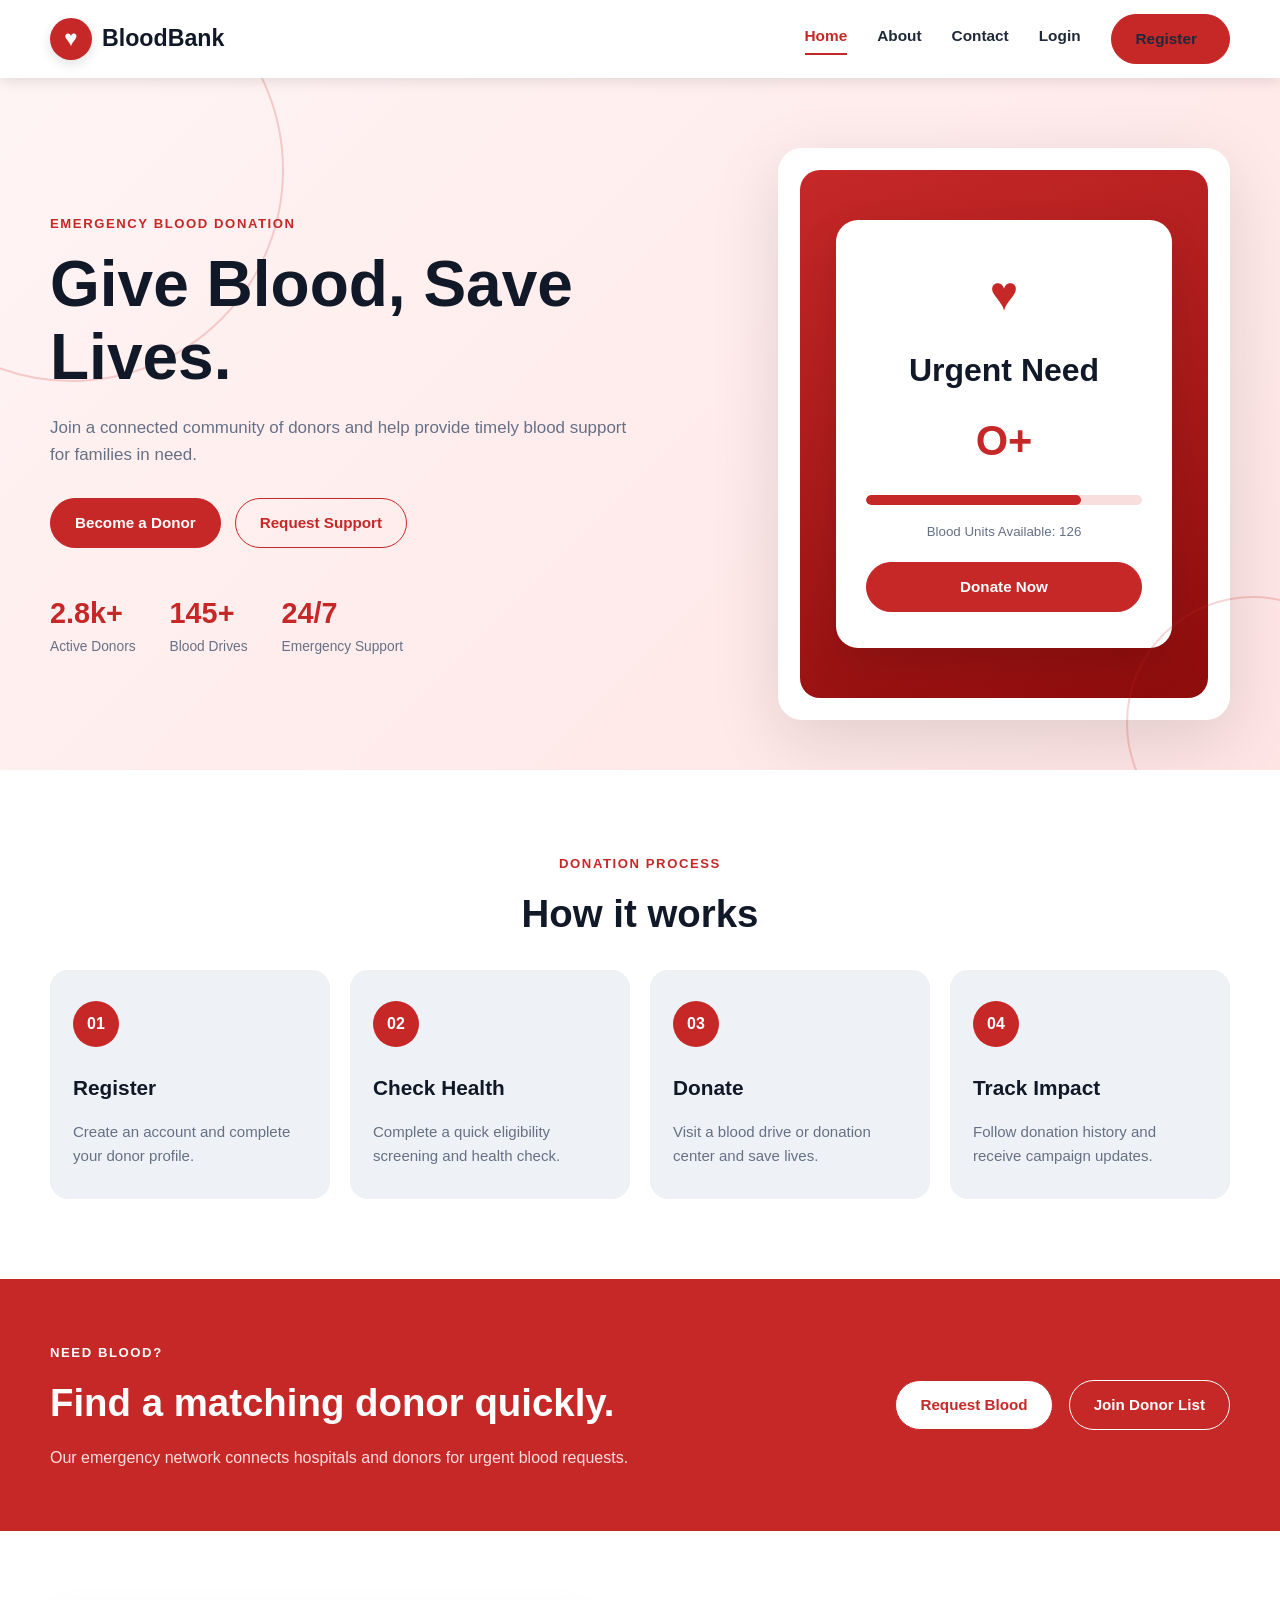
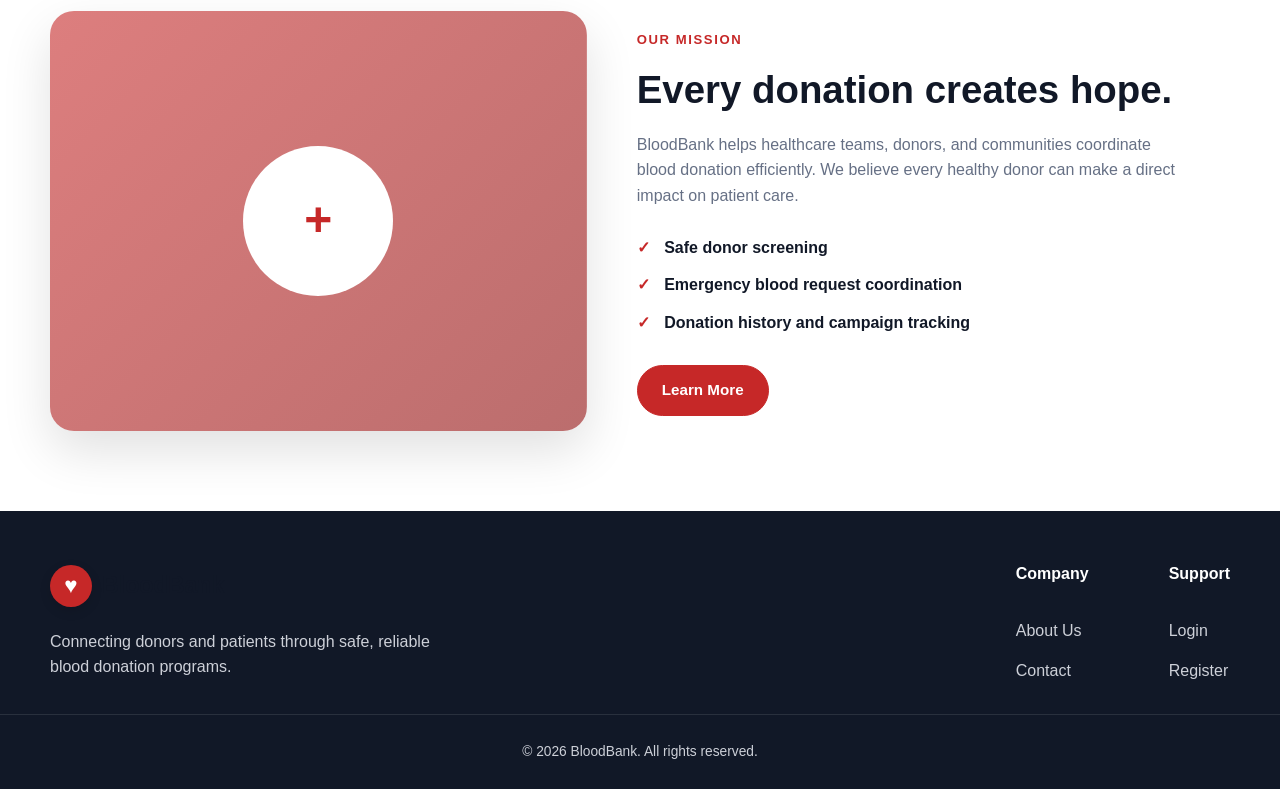
<file: index.html>
<!doctype html>
<html lang="en">
<head>
  <meta charset="UTF-8" />
  <meta name="viewport" content="width=device-width, initial-scale=1.0" />
  <title>BloodBank | Home</title>
  <link rel="stylesheet" href="css/style.css" />
  <link rel="stylesheet" href="css/responsive.css" />
</head>
<body>
  <header class="site-header">
    <div class="container">
      <nav class="navbar">
        <a href="index.html" class="logo">
          <span class="logo-icon">♥</span>
          <span class="logo-text">BloodBank</span>
        </a>

        <button class="nav-toggle" aria-label="Toggle menu">☰</button>

        <ul class="nav-links">
          <li><a class="active" href="index.html">Home</a></li>
          <li><a href="about.html">About</a></li>
          <li><a href="contact.html">Contact</a></li>
          <li><a href="login.html">Login</a></li>
          <li><a class="btn btn-primary" href="register.html">Register</a></li>
        </ul>
      </nav>
    </div>
  </header>

  <main>
    <section class="hero">
      <div class="container hero-grid">
        <div class="hero-content">
          <span class="section-tag">Emergency Blood Donation</span>
          <h1>Give Blood, Save Lives.</h1>
          <p class="hero-copy">
            Join a connected community of donors and help provide timely blood support for families in need.
          </p>
          <div class="hero-actions">
            <a class="btn btn-primary" href="register.html">Become a Donor</a>
            <a class="btn btn-outline" href="contact.html">Request Support</a>
          </div>
          <div class="hero-stats">
            <div>
              <span class="stat-number">2.8k+</span>
              <span class="stat-label">Active Donors</span>
            </div>
            <div>
              <span class="stat-number">145+</span>
              <span class="stat-label">Blood Drives</span>
            </div>
            <div>
              <span class="stat-number">24/7</span>
              <span class="stat-label">Emergency Support</span>
            </div>
          </div>
        </div>
        <div class="hero-card">
          <div class="hero-card-inner">
            <div class="donation-card">
              <span class="card-icon">♥</span>
              <h3>Urgent Need</h3>
              <p>O+</p>
              <div class="blood-meter">
                <span style="width: 78%;"></span>
              </div>
              <small>Blood Units Available: 126</small>
              <a href="register.html" class="btn btn-block btn-primary">Donate Now</a>
            </div>
          </div>
        </div>
      </div>
    </section>

    <section class="section process">
      <div class="container">
        <div class="section-heading center">
          <span class="section-tag">Donation Process</span>
          <h2>How it works</h2>
        </div>
        <div class="process-grid">
          <div class="process-card">
            <span class="process-number">01</span>
            <h3>Register</h3>
            <p>Create an account and complete your donor profile.</p>
          </div>
          <div class="process-card">
            <span class="process-number">02</span>
            <h3>Check Health</h3>
            <p>Complete a quick eligibility screening and health check.</p>
          </div>
          <div class="process-card">
            <span class="process-number">03</span>
            <h3>Donate</h3>
            <p>Visit a blood drive or donation center and save lives.</p>
          </div>
          <div class="process-card">
            <span class="process-number">04</span>
            <h3>Track Impact</h3>
            <p>Follow donation history and receive campaign updates.</p>
          </div>
        </div>
      </div>
    </section>

    <section class="section cta-band">
      <div class="container cta-grid">
        <div>
          <span class="section-tag light">Need Blood?</span>
          <h2>Find a matching donor quickly.</h2>
          <p>Our emergency network connects hospitals and donors for urgent blood requests.</p>
        </div>
        <div class="cta-actions">
          <a class="btn btn-light" href="contact.html">Request Blood</a>
          <a class="btn btn-outline-light" href="register.html">Join Donor List</a>
        </div>
      </div>
    </section>

    <section class="section impact">
      <div class="container impact-grid">
        <div class="impact-photo">
          <div class="impact-image">
            <span class="impact-icon">+</span>
          </div>
        </div>
        <div class="impact-content">
          <span class="section-tag">Our Mission</span>
          <h2>Every donation creates hope.</h2>
          <p>
            BloodBank helps healthcare teams, donors, and communities coordinate blood donation efficiently.
            We believe every healthy donor can make a direct impact on patient care.
          </p>
          <ul class="feature-list">
            <li><span>✓</span> Safe donor screening</li>
            <li><span>✓</span> Emergency blood request coordination</li>
            <li><span>✓</span> Donation history and campaign tracking</li>
          </ul>
          <a class="btn btn-primary" href="about.html">Learn More</a>
        </div>
      </div>
    </section>
  </main>

  <footer class="site-footer">
    <div class="container footer-grid">
      <div class="footer-brand">
        <a href="index.html" class="logo">
          <span class="logo-icon">♥</span>
          <span class="logo-text">BloodBank</span>
        </a>
        <p>Connecting donors and patients through safe, reliable blood donation programs.</p>
      </div>
      <div class="footer-links">
        <div>
          <h4>Company</h4>
          <a href="about.html">About Us</a>
          <a href="contact.html">Contact</a>
        </div>
        <div>
          <h4>Support</h4>
          <a href="login.html">Login</a>
          <a href="register.html">Register</a>
        </div>
      </div>
    </div>
    <div class="footer-bottom">
      <span>© 2026 BloodBank. All rights reserved.</span>
    </div>
  </footer>

  <script src="js/app.js"></script>
</body>
</html>
</body>
</html>
</file>
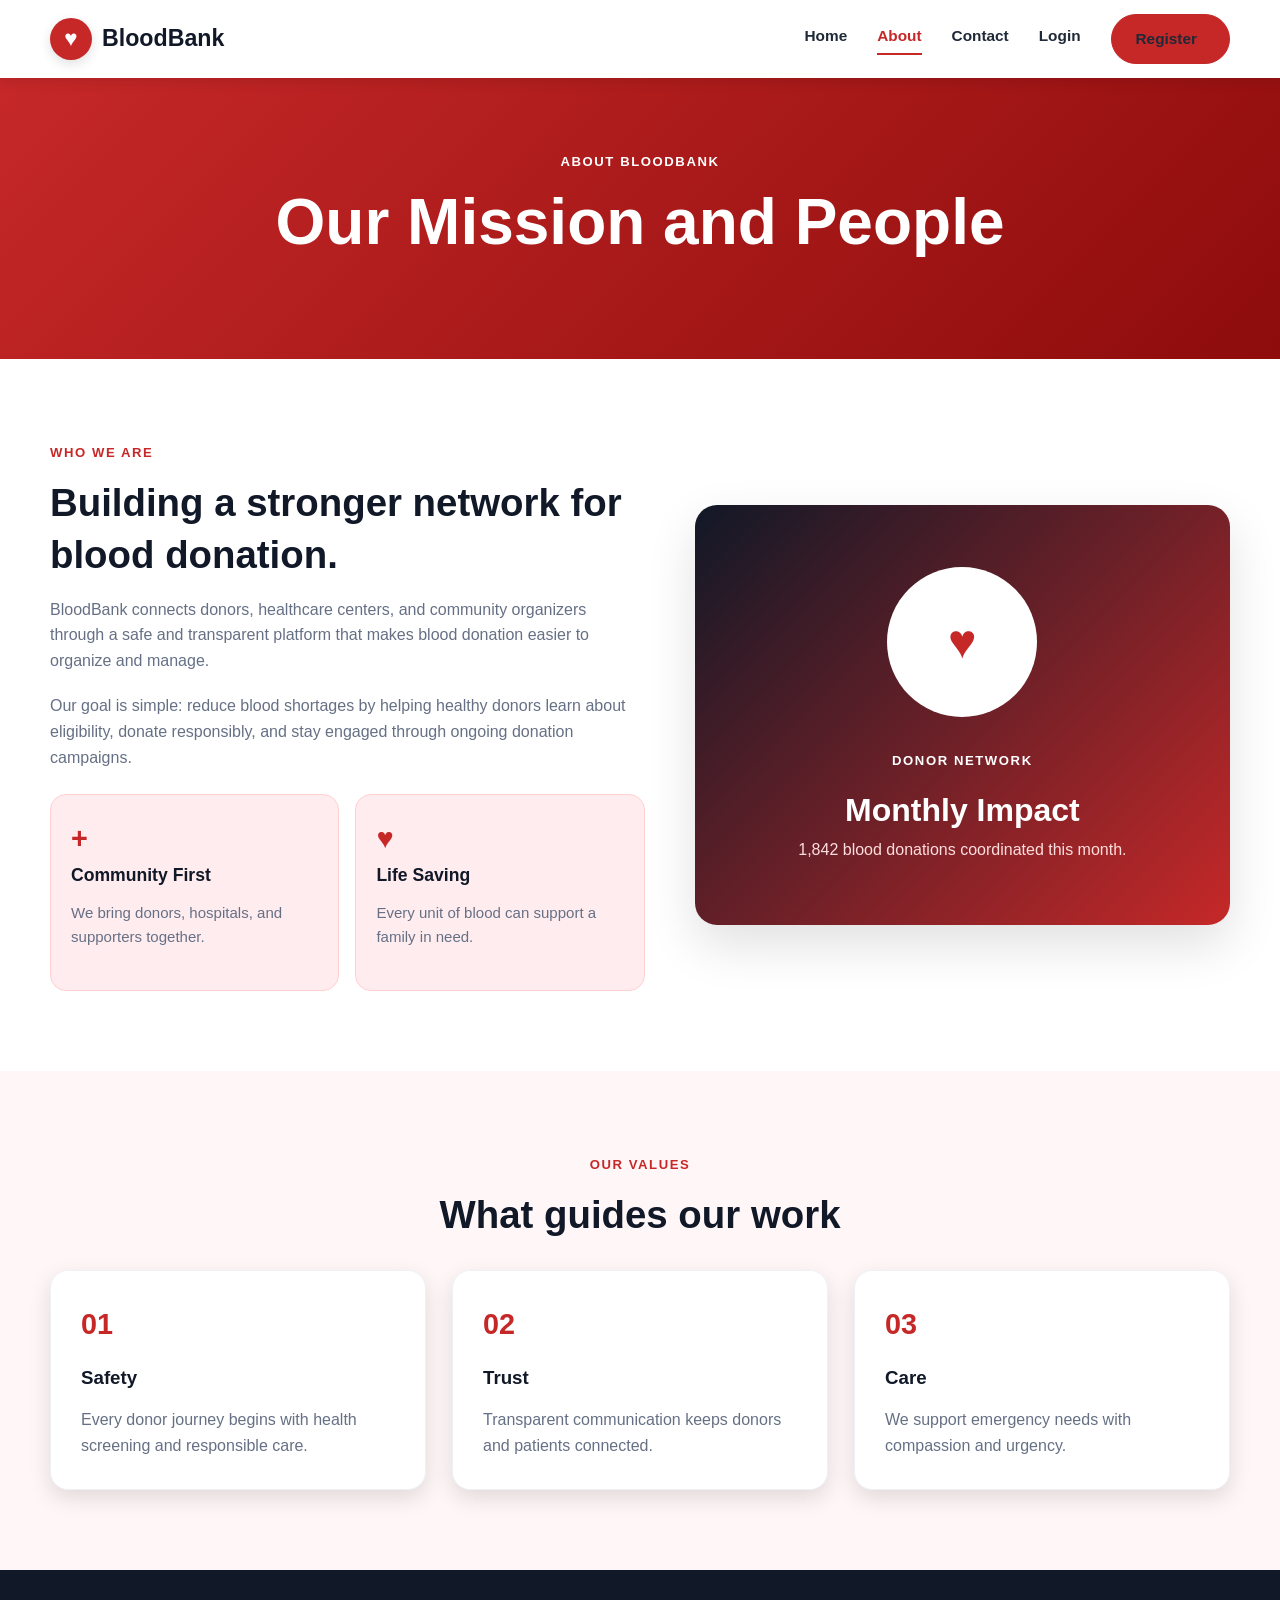
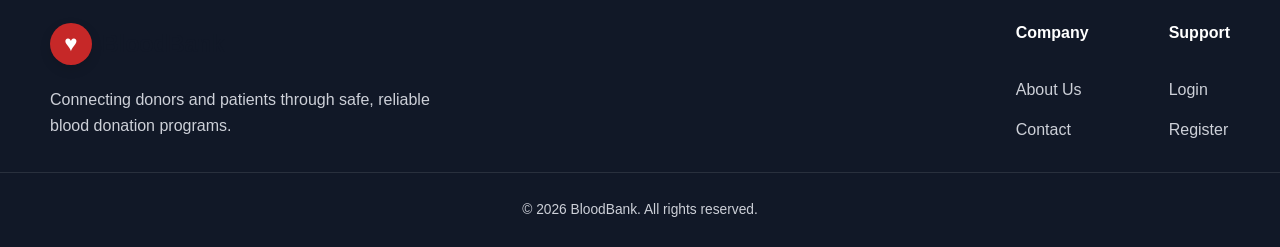
<file: about.html>
<!doctype html>
<html lang="en">
<head>
  <meta charset="UTF-8" />
  <meta name="viewport" content="width=device-width, initial-scale=1.0" />
  <title>BloodBank | About</title>
  <link rel="stylesheet" href="css/style.css" />
  <link rel="stylesheet" href="css/responsive.css" />
</head>
<body>
  <header class="site-header">
    <div class="container">
      <nav class="navbar">
        <a href="index.html" class="logo">
          <span class="logo-icon">♥</span>
          <span class="logo-text">BloodBank</span>
        </a>
        <button class="nav-toggle" aria-label="Toggle menu">☰</button>
        <ul class="nav-links">
          <li><a href="index.html">Home</a></li>
          <li><a class="active" href="about.html">About</a></li>
          <li><a href="contact.html">Contact</a></li>
          <li><a href="login.html">Login</a></li>
          <li><a class="btn btn-primary" href="register.html">Register</a></li>
        </ul>
      </nav>
    </div>
  </header>

  <main>
    <section class="page-hero small-hero">
      <div class="container">
        <span class="section-tag light">About BloodBank</span>
        <h1>Our Mission and People</h1>
      </div>
    </section>

    <section class="section about-story">
      <div class="container story-grid">
        <div class="story-content">
          <span class="section-tag">Who We Are</span>
          <h2>Building a stronger network for blood donation.</h2>
          <p>
            BloodBank connects donors, healthcare centers, and community organizers through a safe and transparent platform that makes blood donation easier to organize and manage.
          </p>
          <p>
            Our goal is simple: reduce blood shortages by helping healthy donors learn about eligibility, donate responsibly, and stay engaged through ongoing donation campaigns.
          </p>
          <div class="mission-cards">
            <div class="mission-card">
              <span class="mission-icon">+</span>
              <h3>Community First</h3>
              <p>We bring donors, hospitals, and supporters together.</p>
            </div>
            <div class="mission-card">
              <span class="mission-icon">♥</span>
              <h3>Life Saving</h3>
              <p>Every unit of blood can support a family in need.</p>
            </div>
          </div>
        </div>
        <div class="story-image">
          <div class="story-image-card">
            <span class="story-image-icon">♥</span>
            <div class="image-content">
              <span class="section-tag light">Donor Network</span>
              <h3>Monthly Impact</h3>
              <p>1,842 blood donations coordinated this month.</p>
            </div>
          </div>
        </div>
      </div>
    </section>

    <section class="section values">
      <div class="container">
        <div class="section-heading center">
          <span class="section-tag">Our Values</span>
          <h2>What guides our work</h2>
        </div>
        <div class="values-grid">
          <article class="value-card">
            <span class="value-icon">01</span>
            <h3>Safety</h3>
            <p>Every donor journey begins with health screening and responsible care.</p>
          </article>
          <article class="value-card">
            <span class="value-icon">02</span>
            <h3>Trust</h3>
            <p>Transparent communication keeps donors and patients connected.</p>
          </article>
          <article class="value-card">
            <span class="value-icon">03</span>
            <h3>Care</h3>
            <p>We support emergency needs with compassion and urgency.</p>
          </article>
        </div>
      </div>
    </section>
  </main>

  <footer class="site-footer">
    <div class="container footer-grid">
      <div class="footer-brand">
        <a href="index.html" class="logo">
          <span class="logo-icon">♥</span>
          <span class="logo-text">BloodBank</span>
        </a>
        <p>Connecting donors and patients through safe, reliable blood donation programs.</p>
      </div>
      <div class="footer-links">
        <div>
          <h4>Company</h4>
          <a href="about.html">About Us</a>
          <a href="contact.html">Contact</a>
        </div>
        <div>
          <h4>Support</h4>
          <a href="login.html">Login</a>
          <a href="register.html">Register</a>
        </div>
      </div>
    </div>
    <div class="footer-bottom">
      <span>© 2026 BloodBank. All rights reserved.</span>
    </div>
  </footer>

  <script src="js/app.js"></script>
</body>
</html>
</file>
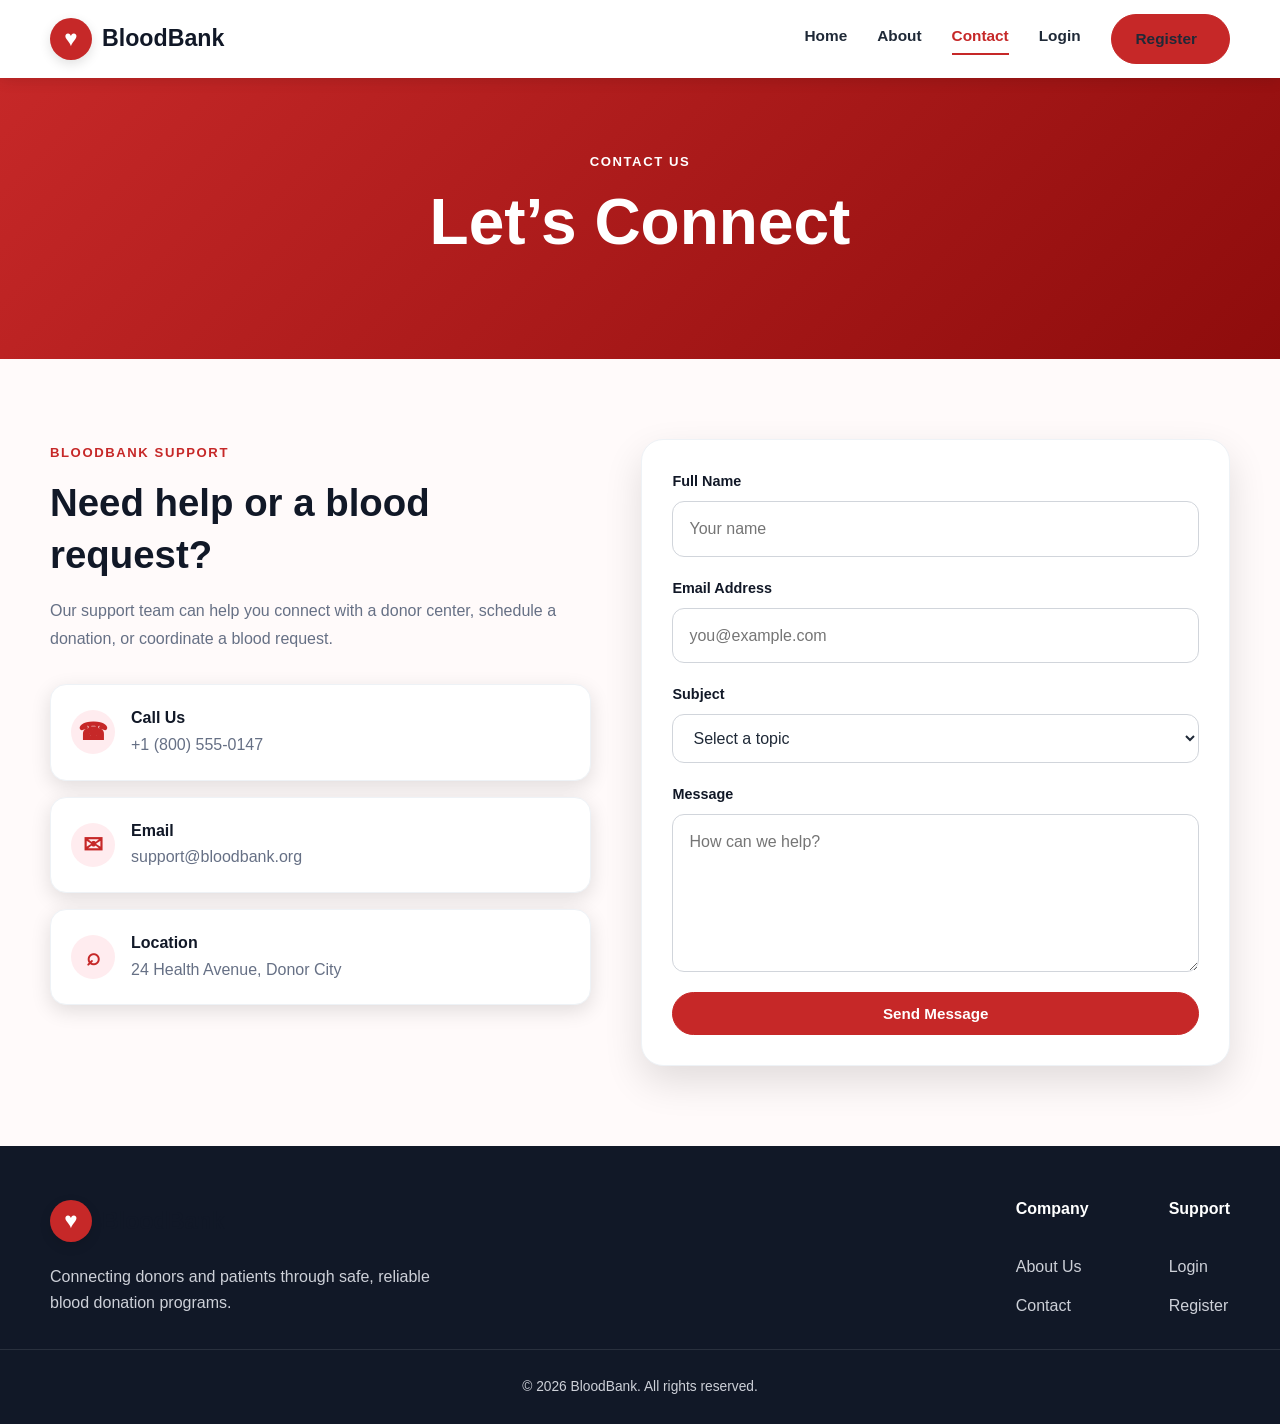
<file: contact.html>
<!doctype html>
<html lang="en">
<head>
  <meta charset="UTF-8" />
  <meta name="viewport" content="width=device-width, initial-scale=1.0" />
  <title>BloodBank | Contact</title>
  <link rel="stylesheet" href="css/style.css" />
  <link rel="stylesheet" href="css/responsive.css" />
</head>
<body>
  <header class="site-header">
    <div class="container">
      <nav class="navbar">
        <a href="index.html" class="logo">
          <span class="logo-icon">♥</span>
          <span class="logo-text">BloodBank</span>
        </a>
        <button class="nav-toggle" aria-label="Toggle menu">☰</button>
        <ul class="nav-links">
          <li><a href="index.html">Home</a></li>
          <li><a href="about.html">About</a></li>
          <li><a class="active" href="contact.html">Contact</a></li>
          <li><a href="login.html">Login</a></li>
          <li><a class="btn btn-primary" href="register.html">Register</a></li>
        </ul>
      </nav>
    </div>
  </header>

  <main>
    <section class="page-hero small-hero">
      <div class="container">
        <span class="section-tag light">Contact Us</span>
        <h1>Let’s Connect</h1>
      </div>
    </section>

    <section class="section contact-section">
      <div class="container contact-grid">
        <div class="contact-info">
          <span class="section-tag">BloodBank Support</span>
          <h2>Need help or a blood request?</h2>
          <p>
            Our support team can help you connect with a donor center, schedule a donation, or coordinate a blood request.
          </p>
          <div class="contact-cards">
            <div class="contact-card">
              <span class="contact-icon">☎</span>
              <div>
                <h3>Call Us</h3>
                <p>+1 (800) 555-0147</p>
              </div>
            </div>
            <div class="contact-card">
              <span class="contact-icon">✉</span>
              <div>
                <h3>Email</h3>
                <p>support@bloodbank.org</p>
              </div>
            </div>
            <div class="contact-card">
              <span class="contact-icon">⌕</span>
              <div>
                <h3>Location</h3>
                <p>24 Health Avenue, Donor City</p>
              </div>
            </div>
          </div>
        </div>

        <div class="contact-form-wrap">
          <form class="contact-form">
            <div class="form-row">
              <label for="name">Full Name</label>
              <input type="text" id="name" name="name" placeholder="Your name" required />
            </div>
            <div class="form-row">
              <label for="email">Email Address</label>
              <input type="email" id="email" name="email" placeholder="you@example.com" required />
            </div>
            <div class="form-row">
              <label for="subject">Subject</label>
              <select id="subject" name="subject" required>
                <option value="">Select a topic</option>
                <option>Donor Registration</option>
                <option>Blood Request</option>
                <option>Donation Campaign</option>
              </select>
            </div>
            <div class="form-row">
              <label for="message">Message</label>
              <textarea id="message" name="message" rows="5" placeholder="How can we help?" required></textarea>
            </div>
            <button type="submit" class="btn btn-primary btn-block">Send Message</button>
          </form>
        </div>
      </div>
    </section>
  </main>

  <footer class="site-footer">
    <div class="container footer-grid">
      <div class="footer-brand">
        <a href="index.html" class="logo">
          <span class="logo-icon">♥</span>
          <span class="logo-text">BloodBank</span>
        </a>
        <p>Connecting donors and patients through safe, reliable blood donation programs.</p>
      </div>
      <div class="footer-links">
        <div>
          <h4>Company</h4>
          <a href="about.html">About Us</a>
          <a href="contact.html">Contact</a>
        </div>
        <div>
          <h4>Support</h4>
          <a href="login.html">Login</a>
          <a href="register.html">Register</a>
        </div>
      </div>
    </div>
    <div class="footer-bottom">
      <span>© 2026 BloodBank. All rights reserved.</span>
    </div>
  </footer>

  <script src="js/app.js"></script>
</body>
</html>
</file>
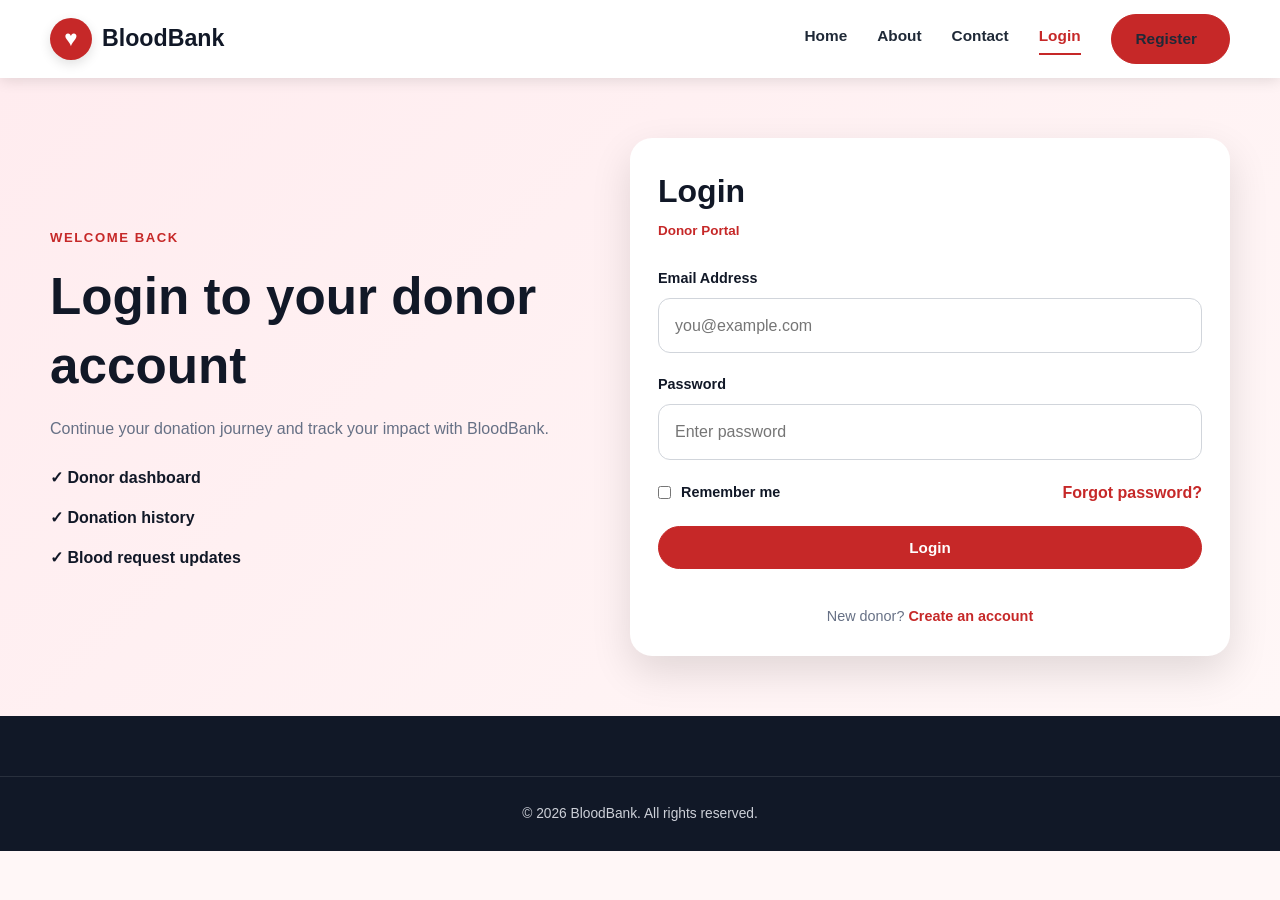
<file: login.html>
<!doctype html>
<html lang="en">
<head>
  <meta charset="UTF-8" />
  <meta name="viewport" content="width=device-width, initial-scale=1.0" />
  <title>BloodBank | Login</title>
  <link rel="stylesheet" href="css/style.css" />
  <link rel="stylesheet" href="css/responsive.css" />
</head>
<body class="auth-body">
  <header class="site-header">
    <div class="container">
      <nav class="navbar">
        <a href="index.html" class="logo">
          <span class="logo-icon">♥</span>
          <span class="logo-text">BloodBank</span>
        </a>
        <button class="nav-toggle" aria-label="Toggle menu">☰</button>
        <ul class="nav-links">
          <li><a href="index.html">Home</a></li>
          <li><a href="about.html">About</a></li>
          <li><a href="contact.html">Contact</a></li>
          <li><a class="active" href="login.html">Login</a></li>
          <li><a class="btn btn-primary" href="register.html">Register</a></li>
        </ul>
      </nav>
    </div>
  </header>

  <main>
    <section class="auth-section">
      <div class="container auth-grid">
        <div class="auth-info">
          <span class="section-tag">Welcome Back</span>
          <h1>Login to your donor account</h1>
          <p>
            Continue your donation journey and track your impact with BloodBank.
          </p>
          <div class="auth-feature-list">
            <span>✓ Donor dashboard</span>
            <span>✓ Donation history</span>
            <span>✓ Blood request updates</span>
          </div>
        </div>

        <div class="auth-card">
          <div class="auth-card-content">
            <div class="auth-card-header">
              <h2>Login</h2>
              <span class="auth-subtitle">Donor Portal</span>
            </div>

            <form class="auth-form">
              <div class="form-row">
                <label for="login-email">Email Address</label>
                <input type="email" id="login-email" name="email" placeholder="you@example.com" required />
              </div>
              <div class="form-row">
                <label for="login-password">Password</label>
                <input type="password" id="login-password" name="password" placeholder="Enter password" required />
              </div>
              <div class="form-options">
                <label class="checkbox-wrap">
                  <input type="checkbox" name="remember" />
                  <span>Remember me</span>
                </label>
                <a class="text-link" href="#">Forgot password?</a>
              </div>
              <button type="submit" class="btn btn-primary btn-block">Login</button>
              <p class="auth-switch">
                New donor? <a href="register.html">Create an account</a>
              </p>
            </form>
          </div>
        </div>
      </div>
    </section>
  </main>

  <footer class="site-footer auth-footer">
    <div class="footer-bottom">
      <span>© 2026 BloodBank. All rights reserved.</span>
    </div>
  </footer>

  <script src="js/app.js"></script>
</body>
</html>
</file>
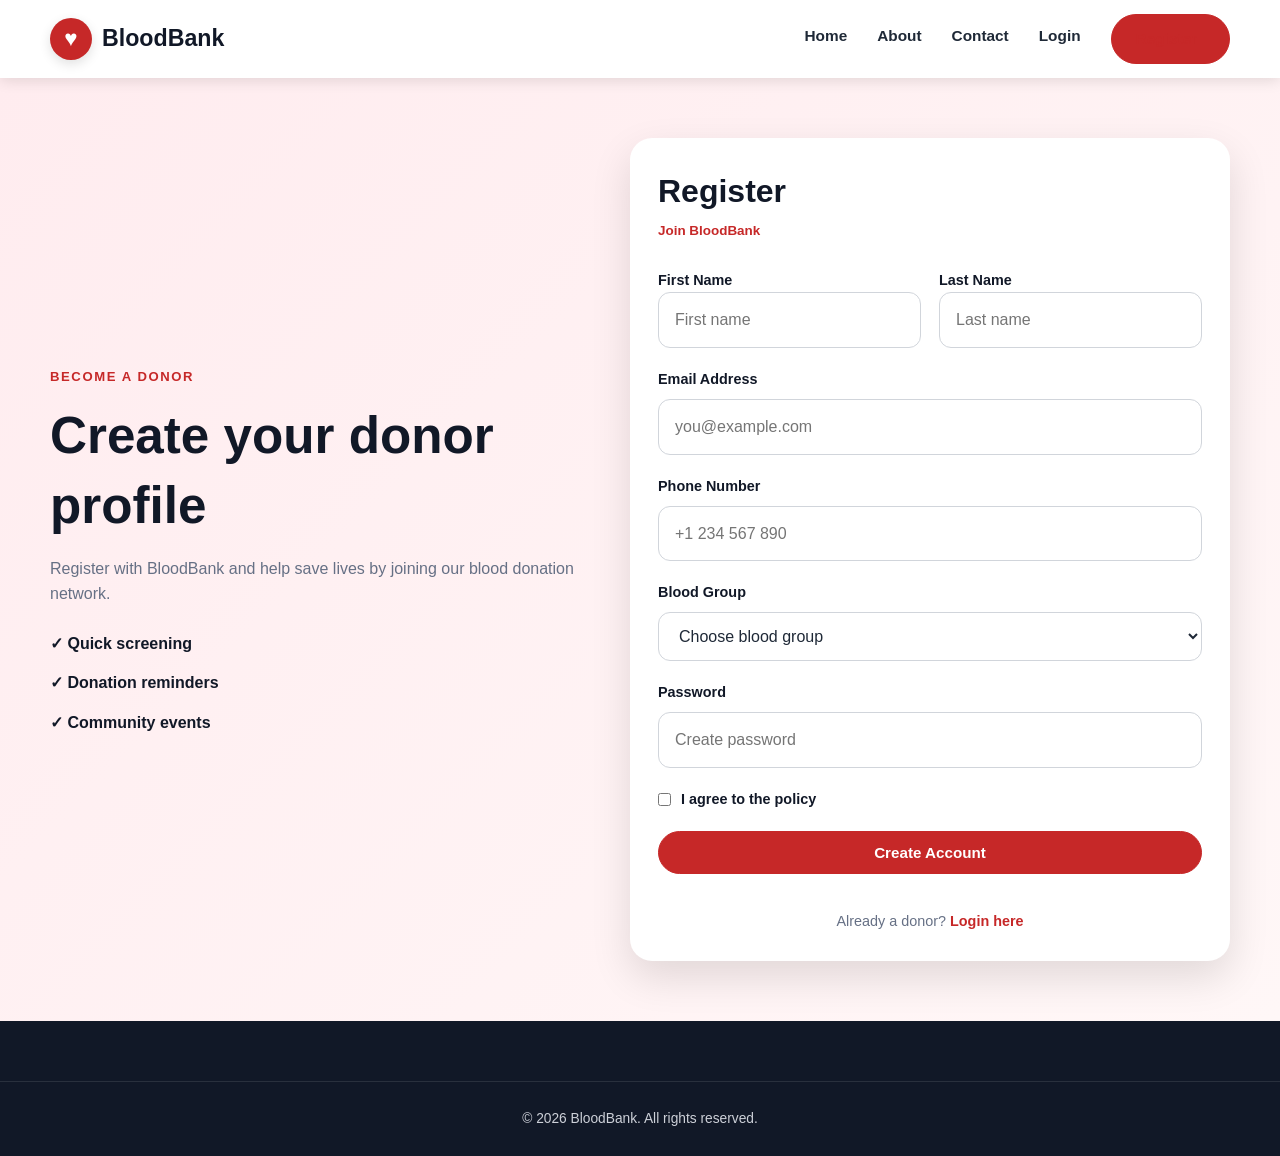
<file: register.html>
<!doctype html>
<html lang="en">
<head>
  <meta charset="UTF-8" />
  <meta name="viewport" content="width=device-width, initial-scale=1.0" />
  <title>BloodBank | Register</title>
  <link rel="stylesheet" href="css/style.css" />
  <link rel="stylesheet" href="css/responsive.css" />
</head>
<body class="auth-body">
  <header class="site-header">
    <div class="container">
      <nav class="navbar">
        <a href="index.html" class="logo">
          <span class="logo-icon">♥</span>
          <span class="logo-text">BloodBank</span>
        </a>
        <button class="nav-toggle" aria-label="Toggle menu">☰</button>
        <ul class="nav-links">
          <li><a href="index.html">Home</a></li>
          <li><a href="about.html">About</a></li>
          <li><a href="contact.html">Contact</a></li>
          <li><a href="login.html">Login</a></li>
          <li><a class="btn btn-primary active" href="register.html">Register</a></li>
        </ul>
      </nav>
    </div>
  </header>

  <main>
    <section class="auth-section">
      <div class="container auth-grid">
        <div class="auth-info">
          <span class="section-tag">Become a Donor</span>
          <h1>Create your donor profile</h1>
          <p>
            Register with BloodBank and help save lives by joining our blood donation network.
          </p>
          <div class="auth-feature-list">
            <span>✓ Quick screening</span>
            <span>✓ Donation reminders</span>
            <span>✓ Community events</span>
          </div>
        </div>

        <div class="auth-card">
          <div class="auth-card-content">
            <div class="auth-card-header">
              <h2>Register</h2>
              <span class="auth-subtitle">Join BloodBank</span>
            </div>

            <form class="auth-form">
              <div class="form-row two-columns">
                <div>
                  <label for="first-name">First Name</label>
                  <input type="text" id="first-name" name="first_name" placeholder="First name" required />
                </div>
                <div>
                  <label for="last-name">Last Name</label>
                  <input type="text" id="last-name" name="last_name" placeholder="Last name" required />
                </div>
              </div>
              <div class="form-row">
                <label for="register-email">Email Address</label>
                <input type="email" id="register-email" name="email" placeholder="you@example.com" required />
              </div>
              <div class="form-row">
                <label for="phone">Phone Number</label>
                <input type="tel" id="phone" name="phone" placeholder="+1 234 567 890" required />
              </div>
              <div class="form-row">
                <label for="blood-type">Blood Group</label>
                <select id="blood-type" name="blood_type" required>
                  <option value="">Choose blood group</option>
                  <option>A+</option>
                  <option>A-</option>
                  <option>B+</option>
                  <option>B-</option>
                  <option>O+</option>
                  <option>O-</option>
                  <option>AB+</option>
                  <option>AB-</option>
                </select>
              </div>
              <div class="form-row">
                <label for="register-password">Password</label>
                <input type="password" id="register-password" name="password" placeholder="Create password" required />
              </div>
              <div class="form-options">
                <label class="checkbox-wrap">
                  <input type="checkbox" name="agreement" required />
                  <span>I agree to the policy</span>
                </label>
              </div>
              <button type="submit" class="btn btn-primary btn-block">Create Account</button>
              <p class="auth-switch">
                Already a donor? <a href="login.html">Login here</a>
              </p>
            </form>
          </div>
        </div>
      </div>
    </section>
  </main>

  <footer class="site-footer auth-footer">
    <div class="footer-bottom">
      <span>© 2026 BloodBank. All rights reserved.</span>
    </div>
  </footer>

  <script src="js/app.js"></script>
</body>
</html>
</file>
<file: css/style.css>
* {
  box-sizing: border-box;
  margin: 0;
  padding: 0;
}

:root {
  --primary: #c62828;
  --primary-dark: #8e0c0c;
  --primary-light: #ffecef;
  --accent: #f05656;
  --text: #1f2937;
  --text-light: #667085;
  --heading: #111827;
  --muted: #eef2f6;
  --line: #d1d5db;
  --white: #ffffff;
  --success: #2e8b57;
  --shadow: rgba(0, 0, 0, 0.12);
  --font: "Inter", "Segoe UI", Arial, sans-serif;
}

body {
  font-family: var(--font);
  color: var(--text);
  background: var(--white);
  line-height: 1.6;
}

body.auth-body {
  background: #fff7f7;
}

img {
  max-width: 100%;
}

a {
  color: inherit;
  text-decoration: none;
}

.container {
  width: min(1180px, calc(100% - 80px));
  margin: 0 auto;
}

.site-header {
  background: var(--white);
  color: var(--heading);
  box-shadow: 0 2px 14px var(--shadow);
  position: sticky;
  top: 0;
  z-index: 10;
}

.navbar {
  min-height: 78px;
  display: flex;
  align-items: center;
  justify-content: space-between;
  gap: 30px;
}

.logo {
  display: flex;
  align-items: center;
  gap: 10px;
  font-weight: 800;
  font-size: 1.45rem;
  color: var(--primary);
}

.logo-icon {
  width: 42px;
  height: 42px;
  border-radius: 50%;
  background: var(--primary);
  color: var(--white);
  display: flex;
  align-items: center;
  justify-content: center;
  font-size: 1.4rem;
  box-shadow: 0 4px 12px var(--shadow);
}

.logo-text {
  color: var(--heading);
}

.nav-links {
  list-style: none;
  display: flex;
  align-items: center;
  gap: 30px;
}

.nav-links a {
  font-weight: 700;
  font-size: 0.96rem;
  color: var(--text);
  position: relative;
}

.nav-links a::after {
  content: "";
  display: block;
  height: 2px;
  width: 0;
  background: var(--primary);
  transition: width 0.3s ease;
  margin-top: 4px;
}

.nav-links a:hover::after,
.nav-links a.active::after {
  width: 100%;
}

.nav-links a.active {
  color: var(--primary);
}

.nav-toggle {
  display: none;
}

.btn {
  display: inline-flex;
  align-items: center;
  justify-content: center;
  gap: 8px;
  border-radius: 30px;
  padding: 12px 24px;
  border: 1px solid var(--primary);
  font-weight: 800;
  font-size: 0.95rem;
  transition: all 0.2s ease;
}

.btn-primary {
  background: var(--primary);
  color: var(--white);
  border-color: var(--primary);
}

.btn-primary:hover {
  background: var(--primary-dark);
}

.btn-outline {
  background: transparent;
  color: var(--primary);
}

.btn-outline:hover {
  background: var(--primary);
  color: var(--white);
}

.btn-light {
  background: var(--white);
  color: var(--primary);
}

.btn-outline-light {
  background: transparent;
  color: var(--white);
  border-color: var(--white);
}

.btn-block {
  width: 100%;
}

.hero {
  background: linear-gradient(135deg, #fff4f4 0%, #ffe4e4 100%);
  padding: 70px 0 50px;
  position: relative;
  overflow: hidden;
}

.hero::before,
.hero::after {
  content: "";
  position: absolute;
  border-radius: 50%;
  border: 2px solid rgba(198, 40, 40, 0.2);
}

.hero::before {
  width: 420px;
  height: 420px;
  left: -140px;
  top: -120px;
}

.hero::after {
  width: 250px;
  height: 250px;
  right: -100px;
  bottom: -80px;
}

.hero-grid {
  display: grid;
  grid-template-columns: 1.2fr 0.8fr;
  align-items: center;
  gap: 50px;
}

.hero-content {
  position: relative;
  z-index: 1;
}

.site-header + main .hero {
  min-height: 620px;
}

.section-tag {
  display: inline-block;
  font-size: 0.82rem;
  font-weight: 800;
  letter-spacing: 0.12em;
  color: var(--primary);
  text-transform: uppercase;
  margin-bottom: 14px;
}

.section-tag.light {
  color: var(--white);
}

.hero-content h1,
.page-hero h1 {
  font-size: clamp(3rem, 5vw, 4.2rem);
  line-height: 1.14;
  color: var(--heading);
  margin-bottom: 20px;
  font-weight: 900;
}

.page-hero h1 {
  color: var(--white);
}

.hero-copy {
  font-size: 1.06rem;
  color: var(--text-light);
  max-width: 580px;
  margin-bottom: 30px;
}

.hero-actions {
  display: flex;
  gap: 14px;
  align-items: center;
  flex-wrap: wrap;
}

.hero-stats {
  display: flex;
  gap: 34px;
  align-items: center;
  margin-top: 42px;
}

.hero-stats div {
  display: flex;
  flex-direction: column;
}

.stat-number {
  font-size: 1.8rem;
  font-weight: 900;
  color: var(--primary);
}

.stat-label {
  color: var(--text-light);
  font-size: 0.86rem;
}

.hero-card {
  background: var(--white);
  border-radius: 24px;
  padding: 22px;
  box-shadow: 0 20px 70px var(--shadow);
}

.hero-card-inner {
  background: linear-gradient(160deg, var(--primary) 0%, var(--primary-dark) 100%);
  color: var(--white);
  padding: 50px 36px;
  border-radius: 20px;
  min-height: 430px;
  display: flex;
  align-items: center;
  justify-content: center;
}

.donation-card {
  background: var(--white);
  color: var(--heading);
  padding: 36px 30px;
  border-radius: 22px;
  box-shadow: 0 16px 40px var(--shadow);
  text-align: center;
  width: 100%;
}

.donation-card h3 {
  margin-top: 12px;
  font-size: 2rem;
}

.donation-card p {
  font-size: 2.6rem;
  font-weight: 900;
  color: var(--primary);
  margin-top: 12px;
}

.card-icon {
  color: var(--primary);
  font-size: 48px;
}

.blood-meter {
  height: 10px;
  border-radius: 20px;
  background: #f9dede;
  margin: 20px 0 16px;
  overflow: hidden;
}

.blood-meter span {
  display: block;
  height: 100%;
  background: var(--primary);
  border-radius: 20px;
}

.donation-card small {
  display: block;
  color: var(--text-light);
  margin-bottom: 20px;
}

.section {
  padding: 80px 0;
}

.section-heading {
  margin-bottom: 30px;
}

.section-heading.center {
  text-align: center;
}

.section-heading h2,
.cta-grid h2,
.impact-content h2,
.story-content h2,
.contact-info h2,
.auth-info h1 {
  font-size: clamp(2.2rem, 3vw, 3rem);
  color: var(--heading);
  line-height: 1.35;
  margin-bottom: 16px;
}

.section-heading h2 {
  font-size: clamp(2rem, 3vw, 2.8rem);
}

.process {
  background: var(--white);
}

.process-grid {
  display: grid;
  grid-template-columns: repeat(4, minmax(150px, 1fr));
  gap: 20px;
  margin-top: 20px;
}

.process-card {
  background: var(--muted);
  padding: 30px 22px;
  border-radius: 18px;
  border: 1px solid #eef0f2;
  transition: transform 0.2s ease;
}

.process-card:hover {
  transform: translateY(-8px);
}

.process-card h3 {
  color: var(--heading);
  font-size: 1.3rem;
  margin: 24px 0 16px;
}

.process-card p {
  color: var(--text-light);
  font-size: 0.94rem;
}

.process-number {
  width: 46px;
  height: 46px;
  border-radius: 50%;
  color: var(--white);
  background: var(--primary);
  display: flex;
  align-items: center;
  justify-content: center;
  font-weight: 900;
}

.cta-band {
  background: var(--primary);
  color: var(--white);
  padding: 60px 0;
}

.cta-grid {
  display: flex;
  justify-content: space-between;
  align-items: center;
  gap: 32px;
}

.cta-grid h2 {
  color: var(--white);
}

.cta-grid p {
  color: #ffdede;
  max-width: 620px;
}

.cta-actions {
  display: flex;
  gap: 16px;
  flex-wrap: wrap;
}

.cta-actions .btn-outline-light {
  border: 1.5px solid var(--white);
}

.impact {
  background: var(--white);
}

.impact-grid {
  display: grid;
  grid-template-columns: 0.95fr 1.05fr;
  align-items: center;
  gap: 50px;
}

.impact-image {
  min-height: 420px;
  background-image: linear-gradient(135deg, rgba(198,40,40,0.6), rgba(142,12,12,0.6)),
  url("https://images.unsplash.com/photo-1543269865-cbf427effbad?auto=format&fit=crop&w=1600&q=80");
  background-size: cover;
  background-position: center;
  border-radius: 24px;
  display: flex;
  align-items: center;
  justify-content: center;
  box-shadow: 0 20px 50px var(--shadow);
}

.impact-icon {
  width: 150px;
  height: 150px;
  border-radius: 50%;
  background: var(--white);
  color: var(--primary);
  display: flex;
  align-items: center;
  justify-content: center;
  font-size: 3rem;
  font-weight: 900;
}

.impact-content {
  max-width: 550px;
}

.impact-content p {
  color: var(--text-light);
  margin-bottom: 26px;
}

.feature-list {
  list-style: none;
  margin: 24px 0 30px;
}

.feature-list li {
  margin-bottom: 12px;
  font-weight: 700;
  color: var(--heading);
}

.feature-list li span {
  color: var(--primary);
  margin-right: 10px;
}

.site-footer {
  background: var(--heading);
  color: var(--white);
  padding-top: 50px;
}

.footer-grid {
  display: grid;
  grid-template-columns: 1fr 1fr;
  align-items: center;
  gap: 40px;
}

.footer-brand p {
  color: #cdd0d8;
  max-width: 420px;
  margin-top: 22px;
}

.footer-links {
  display: flex;
  justify-content: flex-end;
  gap: 80px;
}

.footer-links div {
  display: flex;
  flex-direction: column;
  gap: 14px;
}

.footer-links h4 {
  color: var(--white);
  font-size: 1rem;
  margin-bottom: 18px;
}

.footer-links a {
  color: #cdd0d8;
}

.footer-links a:hover {
  color: var(--white);
}

.footer-bottom {
  padding: 26px 0;
  border-top: 1px solid rgba(255,255,255,0.1);
  margin-top: 30px;
  text-align: center;
  color: #cdd0d8;
  font-size: 0.86rem;
}

.page-hero {
  background: linear-gradient(135deg, var(--primary), var(--primary-dark));
  color: var(--white);
  padding: 70px 0 80px;
  text-align: center;
}

.small-hero {
  min-height: 260px;
  display: flex;
  align-items: center;
  justify-content: center;
}

.about-story {
  background: var(--white);
}

.story-grid {
  display: grid;
  grid-template-columns: 1fr 0.9fr;
  gap: 50px;
  align-items: center;
}

.story-content p {
  color: var(--text-light);
  margin-bottom: 20px;
}

.mission-cards {
  display: flex;
  gap: 16px;
  flex-wrap: wrap;
  margin-top: 24px;
}

.mission-card {
  background: var(--primary-light);
  border-radius: 16px;
  padding: 20px;
  flex: 1;
  border: 1px solid #ffd0d0;
}

.mission-card h3 {
  color: var(--heading);
  font-size: 1.1rem;
}

.mission-card p {
  margin-top: 12px;
  font-size: 0.94rem;
}

.mission-icon {
  color: var(--primary);
  font-weight: 900;
  font-size: 1.8rem;
}

.story-image-card {
  min-height: 420px;
  background: linear-gradient(135deg, var(--heading), var(--primary));
  color: var(--white);
  border-radius: 22px;
  padding: 36px;
  display: flex;
  flex-direction: column;
  justify-content: center;
  align-items: center;
  box-shadow: 0 20px 50px var(--shadow);
}

.story-image-icon {
  width: 150px;
  height: 150px;
  border-radius: 50%;
  background: var(--white);
  color: var(--primary);
  display: flex;
  align-items: center;
  justify-content: center;
  font-size: 3rem;
  font-weight: 900;
}

.image-content {
  text-align: center;
  margin-top: 30px;
}

.image-content h3 {
  color: var(--white);
  font-size: 2rem;
}

.image-content p {
  color: #ffdede;
}

.values {
  background: #fff7f7;
}

.values-grid {
  display: grid;
  grid-template-columns: repeat(3, 1fr);
  gap: 26px;
}

.value-card {
  background: var(--white);
  border-radius: 18px;
  padding: 30px;
  border: 1px solid var(--muted);
  box-shadow: 0 8px 22px var(--shadow);
}

.value-card h3 {
  color: var(--heading);
  margin-top: 16px;
}

.value-card p {
  color: var(--text-light);
  margin-top: 14px;
}

.value-icon {
  color: var(--primary);
  font-size: 1.8rem;
  font-weight: 900;
}

.contact-section {
  background: #fffafa;
}

.contact-grid {
  display: grid;
  grid-template-columns: 0.92fr 1fr;
  gap: 50px;
  align-items: start;
}

.contact-info p {
  color: var(--text-light);
  line-height: 1.8;
  margin-bottom: 30px;
}

.contact-cards {
  display: flex;
  flex-direction: column;
  gap: 16px;
}

.contact-card {
  display: flex;
  align-items: center;
  gap: 16px;
  background: var(--white);
  padding: 20px;
  border-radius: 16px;
  border: 1px solid var(--muted);
  box-shadow: 0 6px 20px var(--shadow);
}

.contact-card h3 {
  color: var(--heading);
  font-size: 1rem;
}

.contact-card p {
  color: var(--text-light);
  margin-bottom: 0;
}

.contact-icon {
  width: 44px;
  height: 44px;
  border-radius: 50%;
  background: var(--primary-light);
  color: var(--primary);
  display: flex;
  align-items: center;
  justify-content: center;
  font-size: 1.5rem;
  font-weight: 900;
}

.contact-form-wrap {
  background: var(--white);
  padding: 30px;
  border-radius: 22px;
  box-shadow: 0 16px 38px var(--shadow);
  border: 1px solid var(--muted);
}

.contact-form,
.auth-form {
  display: flex;
  flex-direction: column;
  gap: 20px;
}

.form-row {
  display: flex;
  flex-direction: column;
  gap: 8px;
}

.form-row.two-columns {
  display: grid;
  grid-template-columns: repeat(2, minmax(120px, 1fr));
  gap: 18px;
}

label {
  font-weight: 700;
  color: var(--heading);
  font-size: 0.9rem;
}

input,
select,
textarea {
  width: 100%;
  padding: 14px 16px;
  border-radius: 12px;
  background: #fff;
  border: 1px solid var(--line);
  font: inherit;
  color: var(--text);
  outline: none;
  transition: border 0.2s ease, box-shadow 0.2s ease;
}

textarea {
  resize: vertical;
}

input:focus,
select:focus,
textarea:focus {
  border-color: var(--primary);
  box-shadow: 0 0 0 4px rgba(198, 40, 40, 0.12);
}

.auth-section {
  background: linear-gradient(135deg, #ffecef, #fff7f7);
  padding: 60px 0;
}

.auth-grid {
  display: grid;
  grid-template-columns: 0.9fr 1fr;
  align-items: center;
  gap: 40px;
}

.auth-info {
  padding: 30px 0;
}

.auth-info h1 {
  font-size: clamp(2.3rem, 4vw, 3.3rem);
}

.auth-info p {
  color: var(--text-light);
  font-size: 1rem;
  margin-bottom: 24px;
}

.auth-feature-list {
  display: flex;
  flex-direction: column;
  gap: 14px;
  color: var(--heading);
  font-weight: 700;
}

.auth-card {
  background: var(--white);
  border-radius: 22px;
  box-shadow: 0 16px 40px var(--shadow);
  padding: 28px;
}

.auth-card-content {
  width: 100%;
}

.auth-card-header {
  margin-bottom: 24px;
}

.auth-card-header h2 {
  color: var(--heading);
  font-size: 2rem;
}

.auth-subtitle {
  color: var(--primary);
  font-size: 0.84rem;
  font-weight: 800;
}

.form-options {
  display: flex;
  align-items: center;
  justify-content: space-between;
  gap: 16px;
  color: var(--text-light);
}

.checkbox-wrap {
  display: flex;
  align-items: center;
  gap: 10px;
}

.checkbox-wrap input {
  width: auto;
}

.text-link {
  color: var(--primary);
  font-weight: 800;
}

.auth-switch {
  color: var(--text-light);
  font-size: 0.9rem;
  text-align: center;
  margin-top: 16px;
}

.auth-switch a {
  font-weight: 800;
  color: var(--primary);
}

.auth-footer {
  padding-top: 30px;
}

@media (max-width: 900px) {
  .container {
    width: min(100%, calc(100% - 30px));
  }

  .hero-grid,
  .impact-grid,
  .story-grid,
  .contact-grid,
  .auth-grid,
  .footer-grid {
    grid-template-columns: 1fr;
    flex-direction: column;
  }

  .process-grid,
  .values-grid {
    grid-template-columns: repeat(2, minmax(150px, 1fr));
  }

  .nav-toggle {
    display: block;
    width: 46px;
    height: 46px;
    background: var(--primary);
    color: var(--white);
    border-radius: 50%;
    border: none;
    font-size: 1.4rem;
  }

  .nav-links {
    position: absolute;
    left: 0;
    right: 0;
    top: 78px;
    background: var(--white);
    padding: 20px;
    display: none;
    flex-direction: column;
    align-items: flex-start;
    box-shadow: 0 20px 40px var(--shadow);
  }

  .nav-links.open {
    display: flex;
  }

  .footer-links {
    justify-content: flex-start;
  }
}

@media (max-width: 640px) {
  .hero {
    padding: 40px 0;
  }

  .hero-grid {
    gap: 30px;
  }

  .hero-stats,
  .cta-grid,
  .hero-actions {
    flex-wrap: wrap;
  }

  .process-grid,
  .values-grid,
  .form-row.two-columns {
    grid-template-columns: 1fr;
  }

  .cta-grid,
  .footer-grid {
    align-items: flex-start;
  }

  .site-header {
    position: sticky;
  }
}
</file>
<file: css/responsive.css>
/* Responsive-only additions are contained in the main stylesheet. */
</file>
